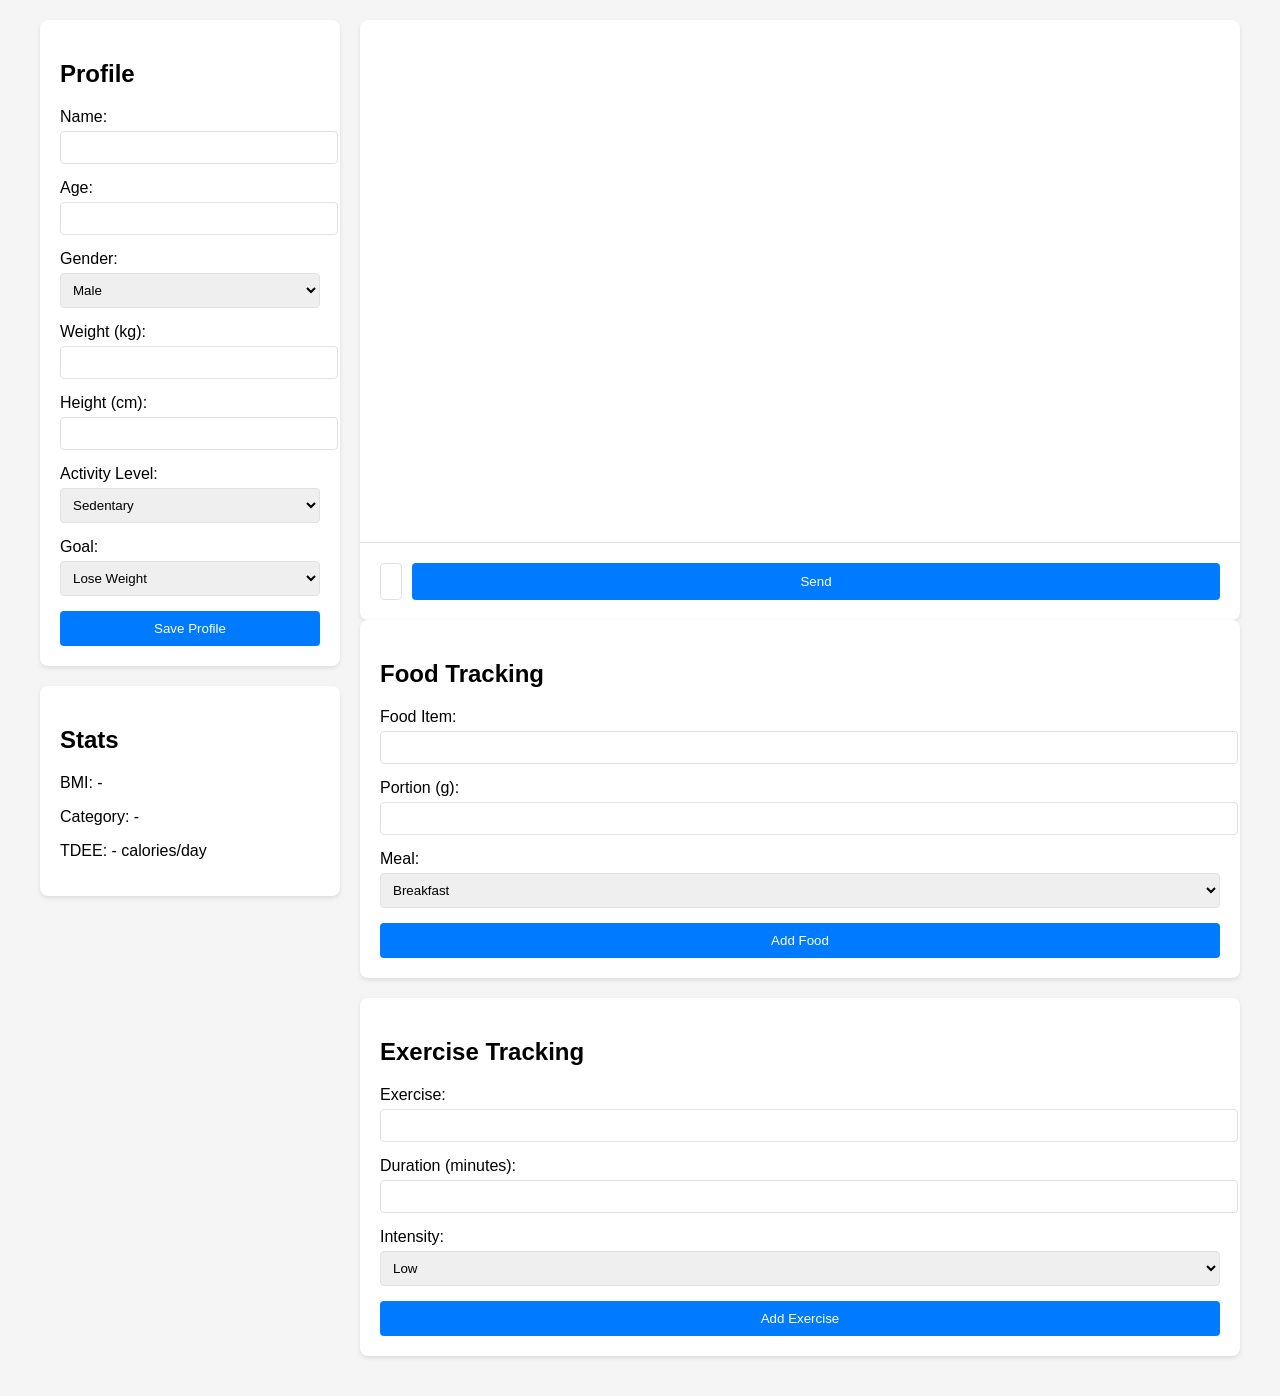
<file: fitness.html>
<!DOCTYPE html>
<html lang="en">
<head>
    <meta charset="UTF-8">
    <meta name="viewport" content="width=device-width, initial-scale=1.0">
    <title>Fitness Assistant</title>
    <style>
        /* Base styles */
        body {
            font-family: 'Segoe UI', Arial, sans-serif;
            margin: 0;
            padding: 20px;
            background: #f5f5f5;
        }

        .container {
            max-width: 1200px;
            margin: 0 auto;
            display: grid;
            grid-template-columns: 300px 1fr;
            gap: 20px;
        }

        .card {
            background: white;
            padding: 20px;
            border-radius: 8px;
            margin-bottom: 20px;
            box-shadow: 0 2px 4px rgba(0,0,0,0.1);
        }

        /* Chat styles */
        .chat-container {
            background: white;
            border-radius: 8px;
            box-shadow: 0 2px 4px rgba(0,0,0,0.1);
            display: flex;
            flex-direction: column;
            height: 600px;
        }

        .chat-messages {
            flex: 1;
            overflow-y: auto;
            padding: 20px;
        }

        .message {
            margin: 10px 0;
            padding: 10px;
            border-radius: 8px;
            max-width: 70%;
        }

        .user-message {
            background: #007bff;
            color: white;
            margin-left: auto;
        }

        .bot-message {
            background: #f1f3f5;
            margin-right: auto;
        }

        .chat-input {
            display: flex;
            padding: 20px;
            border-top: 1px solid #dee2e6;
        }

        .chat-input input {
            flex: 1;
            padding: 10px;
            border: 1px solid #dee2e6;
            border-radius: 4px;
            margin-right: 10px;
        }

        .chat-input button {
            padding: 10px 20px;
            background: #007bff;
            color: white;
            border: none;
            border-radius: 4px;
            cursor: pointer;
        }

        /* Form styles */
        .form-group {
            margin-bottom: 15px;
        }

        label {
            display: block;
            margin-bottom: 5px;
            font-weight: 500;
        }

        input, select {
            width: 100%;
            padding: 8px;
            border: 1px solid #dee2e6;
            border-radius: 4px;
        }

        button {
            width: 100%;
            padding: 10px;
            background: #007bff;
            color: white;
            border: none;
            border-radius: 4px;
            cursor: pointer;
        }

        button:hover {
            background: #0056b3;
        }
    </style>
</head>
<body>
    <div class="container">
        <!-- Left Column -->
        <div class="sidebar">
            <!-- Profile Section -->
            <div class="card">
                <h2>Profile</h2>
                <form id="profile-form">
                    <div class="form-group">
                        <label for="name">Name:</label>
                        <input type="text" id="name" required>
                    </div>
                    <div class="form-group">
                        <label for="age">Age:</label>
                        <input type="number" id="age" required min="1">
                    </div>
                    <div class="form-group">
                        <label for="gender">Gender:</label>
                        <select id="gender" required>
                            <option value="male">Male</option>
                            <option value="female">Female</option>
                        </select>
                    </div>
                    <div class="form-group">
                        <label for="weight">Weight (kg):</label>
                        <input type="number" id="weight" required step="0.1" min="20">
                    </div>
                    <div class="form-group">
                        <label for="height">Height (cm):</label>
                        <input type="number" id="height" required min="100">
                    </div>
                    <div class="form-group">
                        <label for="activity">Activity Level:</label>
                        <select id="activity" required>
                            <option value="1.2">Sedentary</option>
                            <option value="1.375">Lightly Active</option>
                            <option value="1.55">Moderately Active</option>
                            <option value="1.725">Very Active</option>
                            <option value="1.9">Extra Active</option>
                        </select>
                    </div>
                    <div class="form-group">
                        <label for="goal">Goal:</label>
                        <select id="goal" required>
                            <option value="lose">Lose Weight</option>
                            <option value="maintain">Maintain Weight</option>
                            <option value="gain">Gain Weight</option>
                        </select>
                    </div>
                    <button type="submit">Save Profile</button>
                </form>
            </div>

            <!-- Stats Section -->
            <div class="card">
                <h2>Stats</h2>
                <div>
                    <p>BMI: <span id="bmi">-</span></p>
                    <p>Category: <span id="bmi-category">-</span></p>
                    <p>TDEE: <span id="tdee">-</span> calories/day</p>
                </div>
            </div>
        </div>

        <!-- Right Column -->
        <div class="main-content">
            <!-- Chat Interface -->
            <div class="chat-container">
                <div class="chat-messages" id="chat-messages"></div>
                <div class="chat-input">
                    <input type="text" id="user-input" placeholder="Ask me about workouts, nutrition, or your progress...">
                    <button onclick="bot.sendMessage()">Send</button>
                </div>
            </div>

            <!-- Food Tracking -->
            <div class="card">
                <h2>Food Tracking</h2>
                <form id="food-form">
                    <div class="form-group">
                        <label for="food">Food Item:</label>
                        <input type="text" id="food" list="food-list" required>
                        <datalist id="food-list"></datalist>
                    </div>
                    <div class="form-group">
                        <label for="portion">Portion (g):</label>
                        <input type="number" id="portion" required min="1">
                    </div>
                    <div class="form-group">
                        <label for="meal-time">Meal:</label>
                        <select id="meal-time" required>
                            <option value="breakfast">Breakfast</option>
                            <option value="lunch">Lunch</option>
                            <option value="dinner">Dinner</option>
                            <option value="snacks">Snacks</option>
                        </select>
                    </div>
                    <button type="submit">Add Food</button>
                </form>
                <div id="meal-summary"></div>
            </div>

            <!-- Exercise Tracking -->
            <div class="card">
                <h2>Exercise Tracking</h2>
                <form id="exercise-form">
                    <div class="form-group">
                        <label for="exercise">Exercise:</label>
                        <input type="text" id="exercise" list="exercise-list" required>
                        <datalist id="exercise-list"></datalist>
                    </div>
                    <div class="form-group">
                        <label for="duration">Duration (minutes):</label>
                        <input type="number" id="duration" required min="1">
                    </div>
                    <div class="form-group">
                        <label for="intensity">Intensity:</label>
                        <select id="intensity" required>
                            <option value="low">Low</option>
                            <option value="moderate">Moderate</option>
                            <option value="high">High</option>
                        </select>
                    </div>
                    <button type="submit">Add Exercise</button>
                </form>
                <div id="exercise-log"></div>
            </div>
        </div>
    </div>

    <!-- Load scripts in correct order -->
    <script src="js/calculator.js"></script>
    <script src="js/foodDatabase.js"></script>
    <script src="js/exerciseDatabase.js"></script>
    <script src="js/bot.js"></script>
    <script src="js/fitness-tracker.js"></script>
    <script>
        // Initialize the bot when the page loads
        document.addEventListener('DOMContentLoaded', () => {
            bot.initialize();
        });
    </script>
</body>
</html>
</file>
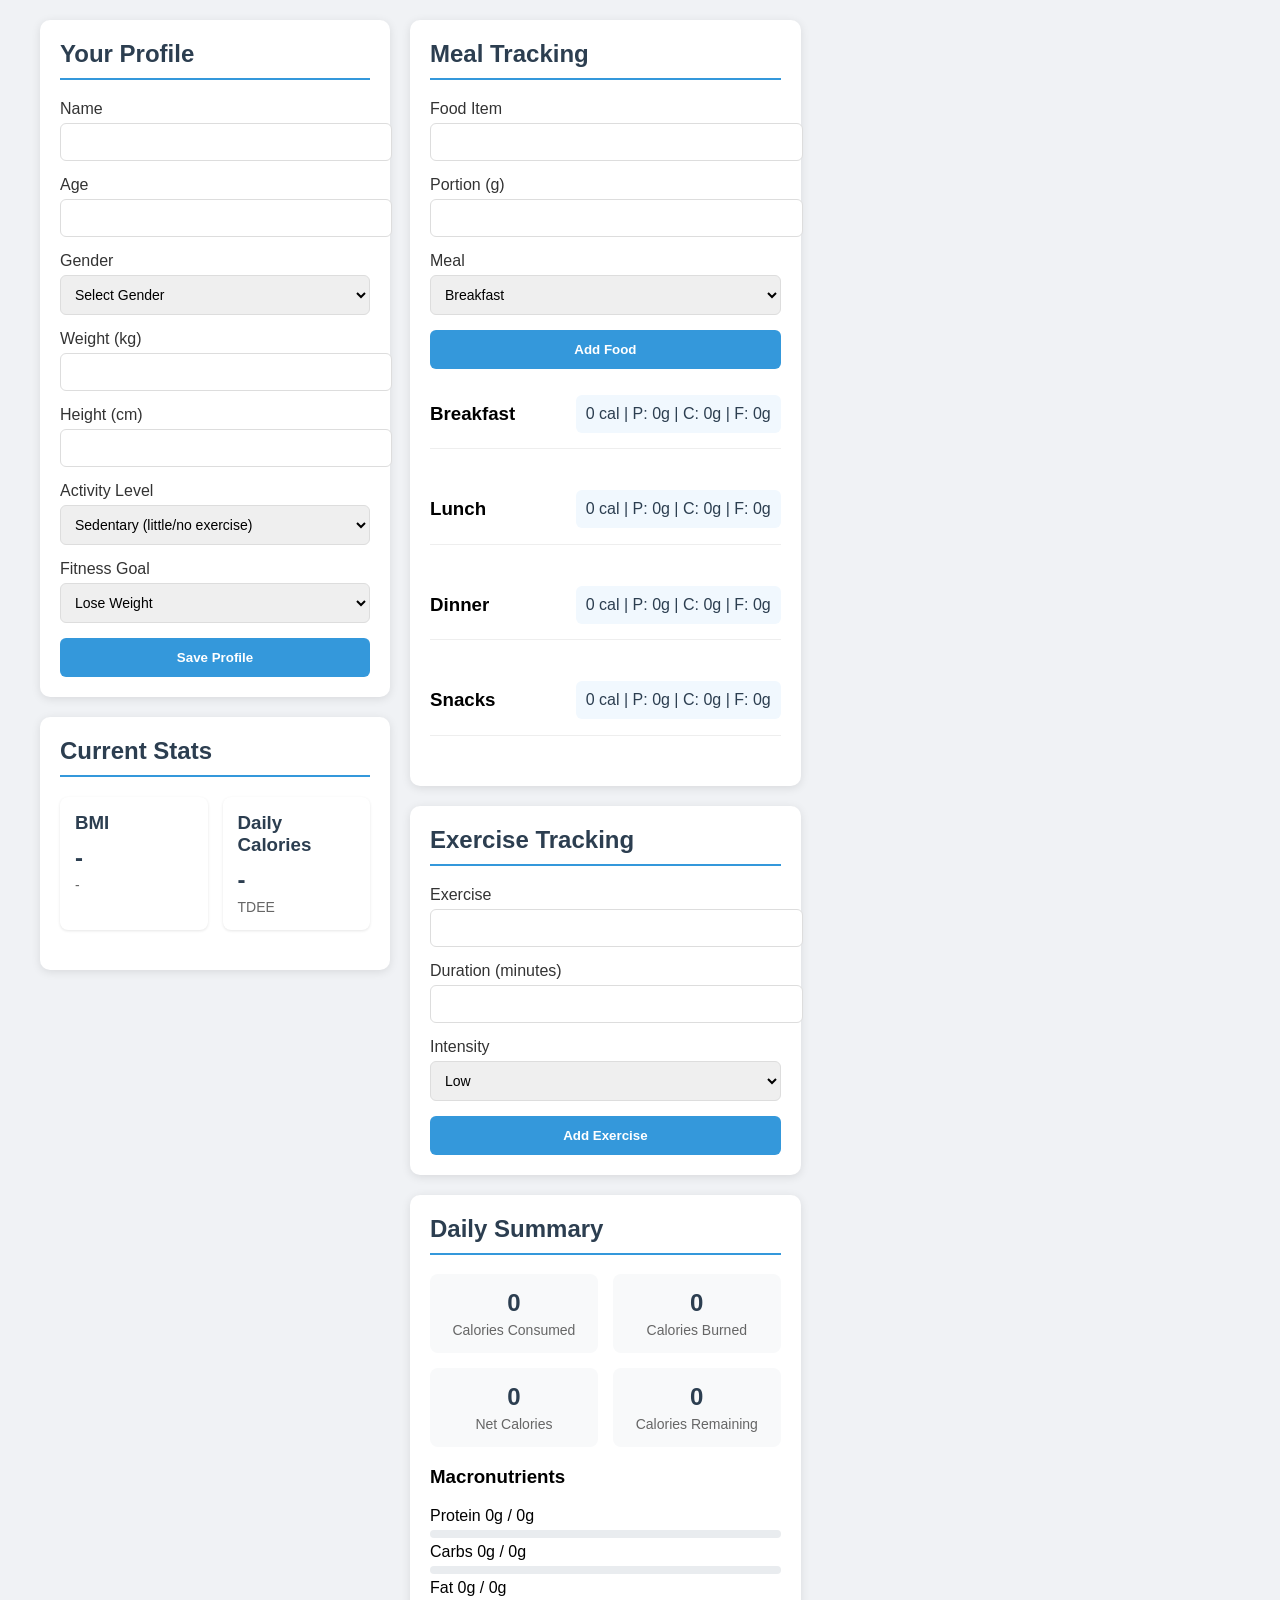
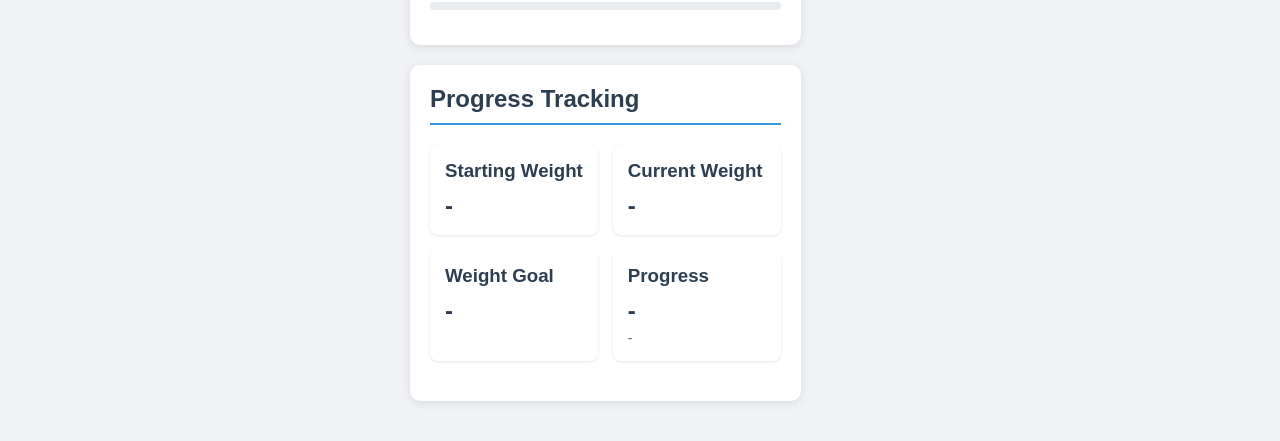
<file: index2.html>
<!DOCTYPE html>
<html lang="en">
<head>
    <meta charset="UTF-8">
    <meta name="viewport" content="width=device-width, initial-scale=1.0">
    <title>Ayuprofit Fitness Assistant</title>
    <style>
        /* Base Styles */
        body {
            font-family: 'Segoe UI', Arial, sans-serif;
            margin: 0;
            padding: 20px;
            background-color: #f0f2f5;
        }

        .container {
            max-width: 1200px;
            margin: 0 auto;
            display: flex;
            gap: 20px;
        }

        .sidebar {
            width: 350px;
        }

        /* Card Styles */
        .card {
            background: white;
            padding: 20px;
            border-radius: 10px;
            box-shadow: 0 2px 10px rgba(0,0,0,0.1);
            margin-bottom: 20px;
        }

        .card h2 {
            color: #2c3e50;
            margin-top: 0;
            padding-bottom: 10px;
            border-bottom: 2px solid #3498db;
        }

        /* Form Styles */
        .form-group {
            margin-bottom: 15px;
        }

        .form-group label {
            display: block;
            margin-bottom: 5px;
            color: #333;
            font-weight: 500;
        }

        .form-group input,
        .form-group select {
            width: 100%;
            padding: 10px;
            border: 1px solid #ddd;
            border-radius: 6px;
            font-size: 14px;
        }

        .btn {
            width: 100%;
            padding: 12px;
            background: #3498db;
            color: white;
            border: none;
            border-radius: 6px;
            cursor: pointer;
            font-weight: 600;
            transition: background 0.3s ease;
        }

        .btn:hover {
            background: #2980b9;
        }

        /* Meal Tracking Styles */
        .meal-section {
            margin-bottom: 20px;
        }

        .meal-header {
            display: flex;
            justify-content: space-between;
            align-items: center;
            margin-bottom: 10px;
            padding-bottom: 5px;
            border-bottom: 1px solid #eee;
        }

        .meal-items {
            max-height: 200px;
            overflow-y: auto;
            margin-bottom: 10px;
        }

        .food-item {
            display: flex;
            justify-content: space-between;
            padding: 8px;
            background: #f8f9fa;
            border-radius: 4px;
            margin-bottom: 5px;
        }

        .meal-total {
            background: #f1f8fe;
            padding: 10px;
            border-radius: 6px;
            font-weight: 500;
            color: #2c3e50;
        }

        /* Progress Tracking Styles */
        .metrics-grid {
            display: grid;
            grid-template-columns: repeat(2, 1fr);
            gap: 15px;
            margin-bottom: 20px;
        }

        .metric-card {
            background: white;
            padding: 15px;
            border-radius: 8px;
            box-shadow: 0 1px 3px rgba(0,0,0,0.1);
        }

        .metric-card h3 {
            margin: 0 0 10px 0;
            color: #2c3e50;
        }

        .macro-progress {
            margin: 15px 0;
        }

        .progress-bar {
            height: 8px;
            background: #e9ecef;
            border-radius: 4px;
            overflow: hidden;
            margin: 5px 0;
        }

        .progress-fill {
            height: 100%;
            background: #3498db;
            border-radius: 4px;
            transition: width 0.3s ease;
        }

        /* Summary Stats */
        .summary-grid {
            display: grid;
            grid-template-columns: repeat(2, 1fr);
            gap: 15px;
        }

        .stat-card {
            background: #f8f9fa;
            padding: 15px;
            border-radius: 8px;
            text-align: center;
        }

        .stat-value {
            font-size: 24px;
            font-weight: bold;
            color: #2c3e50;
        }

        .stat-label {
            color: #666;
            font-size: 14px;
            margin-top: 5px;
        }

    </style>
</head>
<body>
    <div class="container">
        <div class="sidebar">
            <!-- Profile Section -->
            <div class="card" id="profile-section">
                <h2>Your Profile</h2>
                <form id="profile-form">
                    <div class="form-group">
                        <label for="name">Name</label>
                        <input type="text" id="name" required>
                    </div>
                    <div class="form-group">
                        <label for="age">Age</label>
                        <input type="number" id="age" required min="13" max="100">
                    </div>
                    <div class="form-group">
                        <label for="gender">Gender</label>
                        <select id="gender" required>
                            <option value="">Select Gender</option>
                            <option value="male">Male</option>
                            <option value="female">Female</option>
                        </select>
                    </div>
                    <div class="form-group">
                        <label for="weight">Weight (kg)</label>
                        <input type="number" id="weight" required step="0.1" min="30" max="250">
                    </div>
                    <div class="form-group">
                        <label for="height">Height (cm)</label>
                        <input type="number" id="height" required step="0.1" min="100" max="250">
                    </div>
                    <div class="form-group">
                        <label for="activity">Activity Level</label>
                        <select id="activity" required>
                            <option value="1.2">Sedentary (little/no exercise)</option>
                            <option value="1.375">Lightly active (1-3 days/week)</option>
                            <option value="1.55">Moderately active (3-5 days/week)</option>
                            <option value="1.725">Very active (6-7 days/week)</option>
                            <option value="1.9">Extra active (very active & physical job)</option>
                        </select>
                    </div>
                    <div class="form-group">
                        <label for="goal">Fitness Goal</label>
                        <select id="goal" required>
                            <option value="lose">Lose Weight</option>
                            <option value="maintain">Maintain Weight</option>
                            <option value="gain">Gain Muscle</option>
                        </select>
                    </div>
                    <button type="submit" class="btn">Save Profile</button>
                </form>
            </div>

            <!-- Current Stats -->
            <div class="card" id="current-stats">
                <h2>Current Stats</h2>
                <div class="metrics-grid">
                    <div class="metric-card">
                        <h3>BMI</h3>
                        <div class="stat-value" id="bmi">-</div>
                        <div class="stat-label" id="bmi-category">-</div>
                    </div>
                    <div class="metric-card">
                        <h3>Daily Calories</h3>
                        <div class="stat-value" id="tdee">-</div>
                        <div class="stat-label">TDEE</div>
                    </div>
                </div>
            </div>
        </div>

        <div class="main-content">
            <!-- Meal Tracking -->
            <div class="card">
                <h2>Meal Tracking</h2>
                <!-- Food Entry Form -->
                <form id="food-form" class="form-group">
                    <div class="form-group">
                        <label for="food">Food Item</label>
                        <input type="text" id="food" list="food-list" required>
                        <datalist id="food-list"></datalist>
                    </div>
                    <div class="form-group">
                        <label for="portion">Portion (g)</label>
                        <input type="number" id="portion" required min="1">
                    </div>
                    <div class="form-group">
                        <label for="meal-time">Meal</label>
                        <select id="meal-time" required>
                            <option value="breakfast">Breakfast</option>
                            <option value="lunch">Lunch</option>
                            <option value="dinner">Dinner</option>
                            <option value="snacks">Snacks</option>
                        </select>
                    </div>
                    <button type="submit" class="btn">Add Food</button>
                </form>

                <!-- Meal Summaries -->
                <div class="meal-sections">
                    <div class="meal-section" id="breakfast-section">
                        <div class="meal-header">
                            <h3>Breakfast</h3>
                            <div class="meal-total" id="breakfast-total">0 cal | P: 0g | C: 0g | F: 0g</div>
                        </div>
                        <div class="meal-items" id="breakfast-items"></div>
                    </div>

                    <div class="meal-section" id="lunch-section">
                        <div class="meal-header">
                            <h3>Lunch</h3>
                            <div class="meal-total" id="lunch-total">0 cal | P: 0g | C: 0g | F: 0g</div>
                        </div>
                        <div class="meal-items" id="lunch-items"></div>
                    </div>

                    <div class="meal-section" id="dinner-section">
                        <div class="meal-header">
                            <h3>Dinner</h3>
                            <div class="meal-total" id="dinner-total">0 cal | P: 0g | C: 0g | F: 0g</div>
                        </div>
                        <div class="meal-items" id="dinner-items"></div>
                    </div>

                    <div class="meal-section" id="snacks-section">
                        <div class="meal-header">
                            <h3>Snacks</h3>
                            <div class="meal-total" id="snacks-total">0 cal | P: 0g | C: 0g | F: 0g</div>
                        </div>
                        <div class="meal-items" id="snacks-items"></div>
                    </div>
                </div>
            </div>

            <!-- Exercise Tracking -->
            <div class="card">
                <h2>Exercise Tracking</h2>
                <form id="exercise-form">
                    <div class="form-group">
                        <label for="exercise">Exercise</label>
                        <input type="text" id="exercise" list="exercise-list" required>
                        <datalist id="exercise-list"></datalist>
                    </div>
                    <div class="form-group">
                        <label for="duration">Duration (minutes)</label>
                        <input type="number" id="duration" required min="1">
                    </div>
                    <div class="form-group">
                        <label for="intensity">Intensity</label>
                        <select id="intensity" required>
                            <option value="low">Low</option>
                            <option value="moderate">Moderate</option>
                            <option value="high">High</option>
                        </select>
                    </div>
                    <button type="submit" class="btn">Add Exercise</button>
                </form>
                <div class="exercise-log" id="exercise-items"></div>
            </div>

            <!-- Daily Summary -->
            <div class="card">
                <h2>Daily Summary</h2>
                <div class="summary-grid">
                    <div class="stat-card">
                        <div class="stat-value" id="calories-consumed">0</div>
                        <div class="stat-label">Calories Consumed</div>
                    </div>
                    <div class="stat-card">
                        <div class="stat-value" id="calories-burned">0</div>
                        <div class="stat-label">Calories Burned</div>
                    </div>
                    <div class="stat-card">
                        <div class="stat-value" id="net-calories">0</div>
                        <div class="stat-label">Net Calories</div>
                    </div>
                    <div class="stat-card">
                        <div class="stat-value" id="calories-remaining">0</div>
                        <div class="stat-label">Calories Remaining</div>
                    </div>
                </div>

                <h3>Macronutrients</h3>
                <div class="macro-progress">
                    <div id="protein-progress">
                        <div class="macro-label">
                            <span>Protein</span>
                            <span>0g / 0g</span>
                        </div>
                        <div class="progress-bar">
                            <div class="progress-fill" style="width: 0%"></div>
                        </div>
                    </div>
                    <div id="carbs-progress">
                        <div class="macro-label">
                            <span>Carbs</span>
                            <span>0g / 0g</span>
                        </div>
                        <div class="progress-bar">
                            <div class="progress-fill" style="width: 0%"></div>
                        </div>
                    </div>
                    <div id="fat-progress">
                        <div class="macro-label">
                            <span>Fat</span>
                            <span>0g / 0g</span>
                        </div>
                        <div class="progress-bar">
                            <div class="progress-fill" style="width: 0%"></div>
                        </div>
                    </div>
                </div>
            </div>

            <!-- Progress Tracking -->
            <div class="card">
                <h2>Progress Tracking</h2>
                <div class="metrics-grid">
                    <div class="metric-card">
                        <h3>Starting Weight</h3>
                        <div class="stat-value" id="starting-weight">-</div>
                    </div>
                    <div class="metric-card">
                        <h3>Current Weight</h3>
                        <div class="stat-value" id="current-weight">-</div>
                    </div>
                    <div class="metric-card">
                        <h3>Weight Goal</h3>
                        <div class="stat-value" id="weight-goal">-</div>
                    </div>
                    <div class="metric-card">
                        <h3>Progress</h3>
                        <div class="stat-value" id="weight-change">-</div>
                        <div class="stat-label" id="progress-status">-</div>
                    </div>
                </div>
            </div>
        </div>
    </div>

    <!-- Scripts -->
    <script src="js/foodDatabase.js"></script>
    <script src="js/exerciseDatabase.js"></script>
    <script>
        // Initialize foodDatabase if not defined
        if (typeof foodDatabase === 'undefined') {
            foodDatabase = {
                'egg': { calories: 68, protein: 5.7, carbs: 0.6, fat: 4.8 },
                'milk': { calories: 42, protein: 3.4, carbs: 5, fat: 1 },
                'bread': { calories: 265, protein: 9, carbs: 49, fat: 3.2 },
                'rice': { calories: 130, protein: 2.7, carbs: 28, fat: 0.3 },
                'chicken breast': { calories: 165, protein: 31, carbs: 0, fat: 3.6 },
                'banana': { calories: 89, protein: 1.1, carbs: 23, fat: 0.3 }
            };
        }

        // Initialize exerciseDatabase if not defined
        if (typeof exerciseDatabase === 'undefined') {
            exerciseDatabase = {
                'walking': { met: 3.5 },
                'running': { met: 8.3 },
                'cycling': { met: 7.5 },
                'swimming': { met: 6.0 }
            };
        }
    </script>
    <script src="js/fitness-tracker.js"></script>
</body>
</html>
</file>
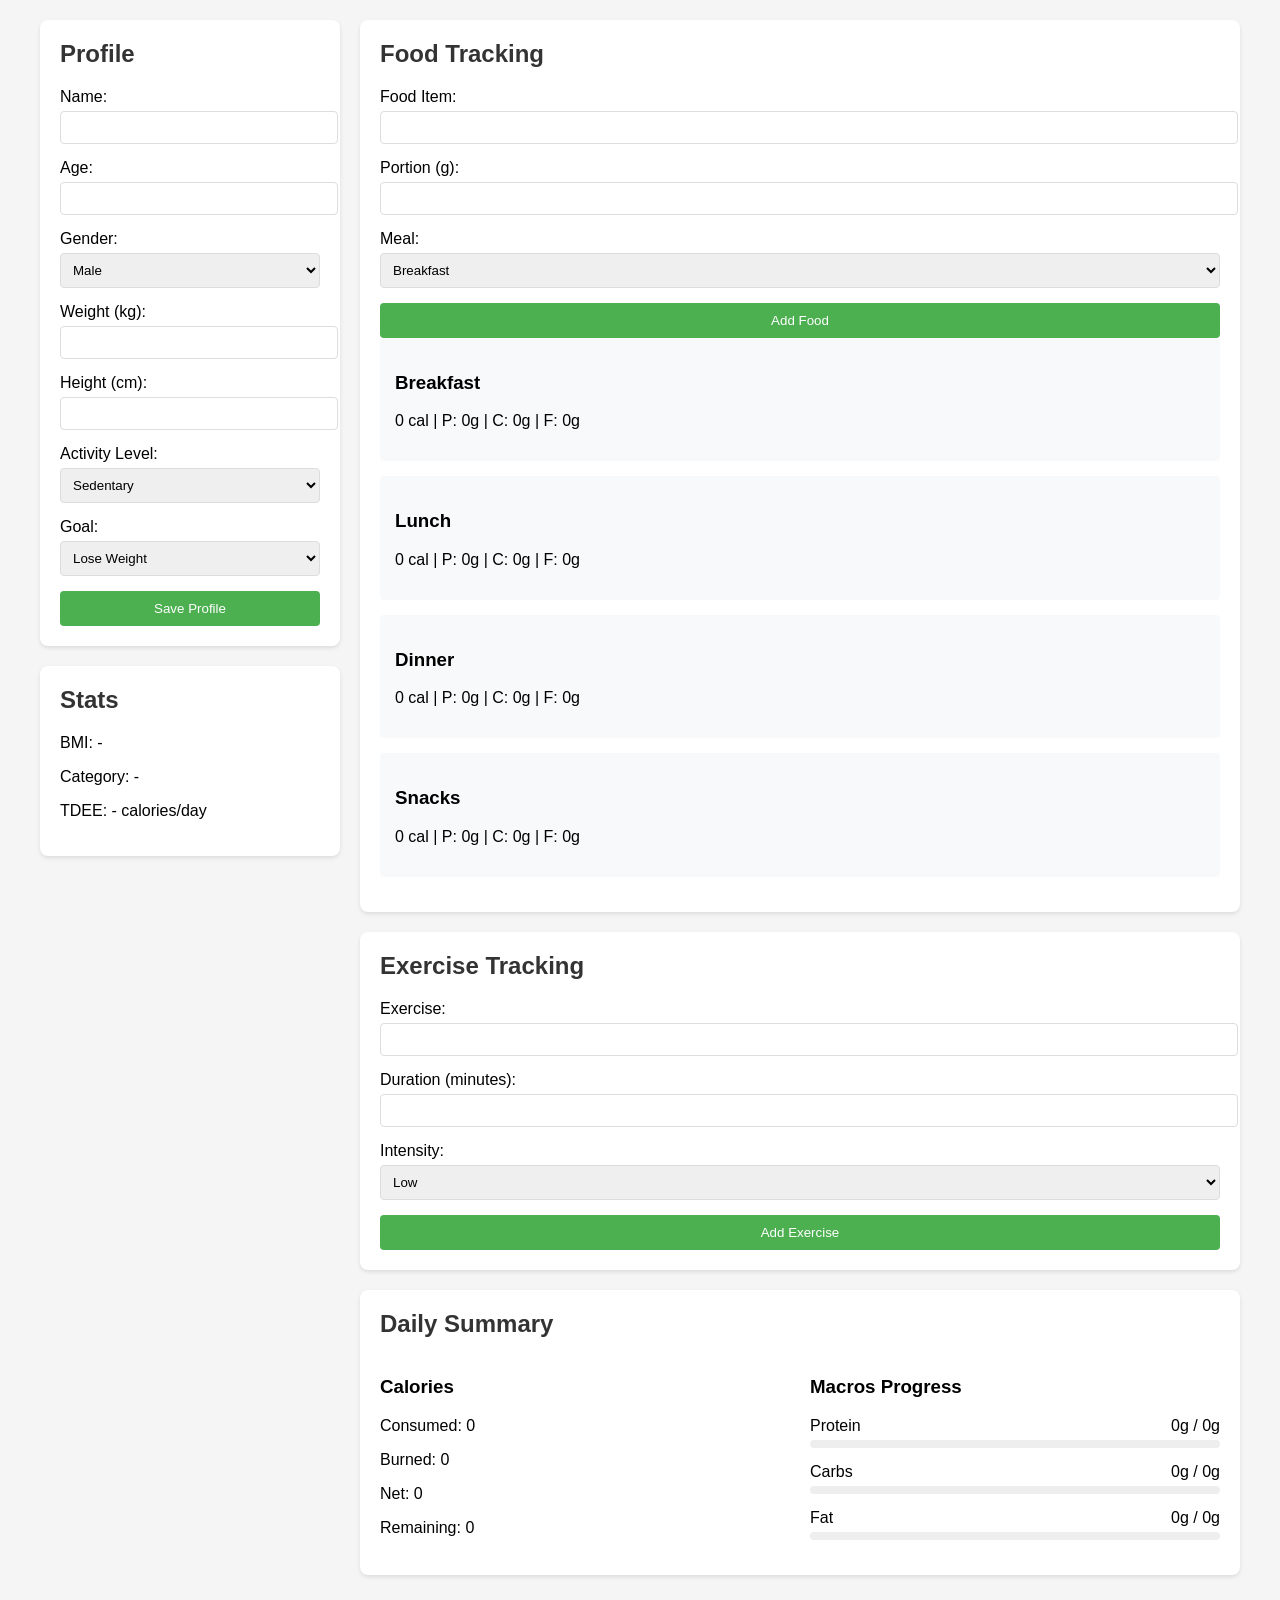
<file: tracker.html>
<!DOCTYPE html>
<html lang="en">
<head>
    <meta charset="UTF-8">
    <meta name="viewport" content="width=device-width, initial-scale=1.0">
    <title>Fitness Tracker</title>
    <style>
        /* Base styles */
        body {
            font-family: 'Segoe UI', Arial, sans-serif;
            margin: 0;
            padding: 20px;
            background: #f5f5f5;
        }

        .container {
            max-width: 1200px;
            margin: 0 auto;
            display: grid;
            grid-template-columns: 300px 1fr;
            gap: 20px;
        }

        .card {
            background: white;
            padding: 20px;
            border-radius: 8px;
            margin-bottom: 20px;
            box-shadow: 0 2px 4px rgba(0,0,0,0.1);
        }

        h2 {
            margin-top: 0;
            color: #333;
        }

        /* Forms */
        .form-group {
            margin-bottom: 15px;
        }

        label {
            display: block;
            margin-bottom: 5px;
            font-weight: 500;
        }

        input, select {
            width: 100%;
            padding: 8px;
            border: 1px solid #ddd;
            border-radius: 4px;
        }

        button {
            width: 100%;
            padding: 10px;
            background: #4CAF50;
            color: white;
            border: none;
            border-radius: 4px;
            cursor: pointer;
        }

        button:hover {
            background: #45a049;
        }

        /* Meal sections */
        .meal-section {
            margin-bottom: 15px;
            padding: 15px;
            background: #f8f9fa;
            border-radius: 4px;
        }

        .food-item {
            display: flex;
            justify-content: space-between;
            padding: 8px;
            border-bottom: 1px solid #eee;
        }

        /* Progress bars */
        .macro-progress {
            margin-bottom: 15px;
        }

        .macro-label {
            display: flex;
            justify-content: space-between;
            margin-bottom: 5px;
        }

        .progress-bar {
            height: 8px;
            background: #eee;
            border-radius: 4px;
            overflow: hidden;
        }

        .progress-fill {
            height: 100%;
            background: #4CAF50;
            width: 0%;
            transition: width 0.3s ease;
        }
    </style>
</head>
<body>
    <div class="container">
        <!-- Profile Section -->
        <div class="sidebar">
            <div class="card">
                <h2>Profile</h2>
                <form id="profile-form">
                    <div class="form-group">
                        <label for="name">Name:</label>
                        <input type="text" id="name" required>
                    </div>
                    <div class="form-group">
                        <label for="age">Age:</label>
                        <input type="number" id="age" required min="1">
                    </div>
                    <div class="form-group">
                        <label for="gender">Gender:</label>
                        <select id="gender" required>
                            <option value="male">Male</option>
                            <option value="female">Female</option>
                        </select>
                    </div>
                    <div class="form-group">
                        <label for="weight">Weight (kg):</label>
                        <input type="number" id="weight" required step="0.1" min="20">
                    </div>
                    <div class="form-group">
                        <label for="height">Height (cm):</label>
                        <input type="number" id="height" required min="100">
                    </div>
                    <div class="form-group">
                        <label for="activity">Activity Level:</label>
                        <select id="activity" required>
                            <option value="1.2">Sedentary</option>
                            <option value="1.375">Lightly Active</option>
                            <option value="1.55">Moderately Active</option>
                            <option value="1.725">Very Active</option>
                            <option value="1.9">Extra Active</option>
                        </select>
                    </div>
                    <div class="form-group">
                        <label for="goal">Goal:</label>
                        <select id="goal" required>
                            <option value="lose">Lose Weight</option>
                            <option value="maintain">Maintain Weight</option>
                            <option value="gain">Gain Weight</option>
                        </select>
                    </div>
                    <button type="submit">Save Profile</button>
                </form>
            </div>

            <div class="card">
                <h2>Stats</h2>
                <div>
                    <p>BMI: <span id="bmi">-</span></p>
                    <p>Category: <span id="bmi-category">-</span></p>
                    <p>TDEE: <span id="tdee">-</span> calories/day</p>
                </div>
            </div>
        </div>

        <!-- Main Content -->
        <div class="main-content">
            <!-- Food Tracking -->
            <div class="card">
                <h2>Food Tracking</h2>
                <form id="food-form">
                    <div class="form-group">
                        <label for="food">Food Item:</label>
                        <input type="text" id="food" list="food-list" required>
                        <datalist id="food-list"></datalist>
                    </div>
                    <div class="form-group">
                        <label for="portion">Portion (g):</label>
                        <input type="number" id="portion" required min="1">
                    </div>
                    <div class="form-group">
                        <label for="meal-time">Meal:</label>
                        <select id="meal-time" required>
                            <option value="breakfast">Breakfast</option>
                            <option value="lunch">Lunch</option>
                            <option value="dinner">Dinner</option>
                            <option value="snacks">Snacks</option>
                        </select>
                    </div>
                    <button type="submit">Add Food</button>
                </form>

                <!-- Meal Sections -->
                <div class="meal-section">
                    <h3>Breakfast</h3>
                    <div id="breakfast-items"></div>
                    <p id="breakfast-total">0 cal | P: 0g | C: 0g | F: 0g</p>
                </div>
                <div class="meal-section">
                    <h3>Lunch</h3>
                    <div id="lunch-items"></div>
                    <p id="lunch-total">0 cal | P: 0g | C: 0g | F: 0g</p>
                </div>
                <div class="meal-section">
                    <h3>Dinner</h3>
                    <div id="dinner-items"></div>
                    <p id="dinner-total">0 cal | P: 0g | C: 0g | F: 0g</p>
                </div>
                <div class="meal-section">
                    <h3>Snacks</h3>
                    <div id="snacks-items"></div>
                    <p id="snacks-total">0 cal | P: 0g | C: 0g | F: 0g</p>
                </div>
            </div>

            <!-- Exercise Tracking -->
            <div class="card">
                <h2>Exercise Tracking</h2>
                <form id="exercise-form">
                    <div class="form-group">
                        <label for="exercise">Exercise:</label>
                        <input type="text" id="exercise" list="exercise-list" required>
                        <datalist id="exercise-list"></datalist>
                    </div>
                    <div class="form-group">
                        <label for="duration">Duration (minutes):</label>
                        <input type="number" id="duration" required min="1">
                    </div>
                    <div class="form-group">
                        <label for="intensity">Intensity:</label>
                        <select id="intensity" required>
                            <option value="low">Low</option>
                            <option value="moderate">Moderate</option>
                            <option value="high">High</option>
                        </select>
                    </div>
                    <button type="submit">Add Exercise</button>
                </form>
                <div id="exercise-items"></div>
            </div>

            <!-- Daily Summary -->
            <div class="card">
                <h2>Daily Summary</h2>
                <div style="display: grid; grid-template-columns: repeat(2, 1fr); gap: 20px;">
                    <div>
                        <h3>Calories</h3>
                        <p>Consumed: <span id="calories-consumed">0</span></p>
                        <p>Burned: <span id="calories-burned">0</span></p>
                        <p>Net: <span id="net-calories">0</span></p>
                        <p>Remaining: <span id="calories-remaining">0</span></p>
                    </div>
                    <div>
                        <h3>Macros Progress</h3>
                        <div class="macro-progress" id="protein-progress">
                            <div class="macro-label">
                                <span>Protein</span>
                                <span>0g / 0g</span>
                            </div>
                            <div class="progress-bar">
                                <div class="progress-fill"></div>
                            </div>
                        </div>
                        <div class="macro-progress" id="carbs-progress">
                            <div class="macro-label">
                                <span>Carbs</span>
                                <span>0g / 0g</span>
                            </div>
                            <div class="progress-bar">
                                <div class="progress-fill"></div>
                            </div>
                        </div>
                        <div class="macro-progress" id="fat-progress">
                            <div class="macro-label">
                                <span>Fat</span>
                                <span>0g / 0g</span>
                            </div>
                            <div class="progress-bar">
                                <div class="progress-fill"></div>
                            </div>
                        </div>
                    </div>
                </div>
            </div>
        </div>
    </div>

    <!-- Database files -->
    <script src="js/foodDatabase.js"></script>
    <script src="js/exerciseDatabase.js"></script>
    
    <!-- Main tracker functionality -->
    <script src="js/fitness-tracker.js"></script>
</body>
</html>
</file>
